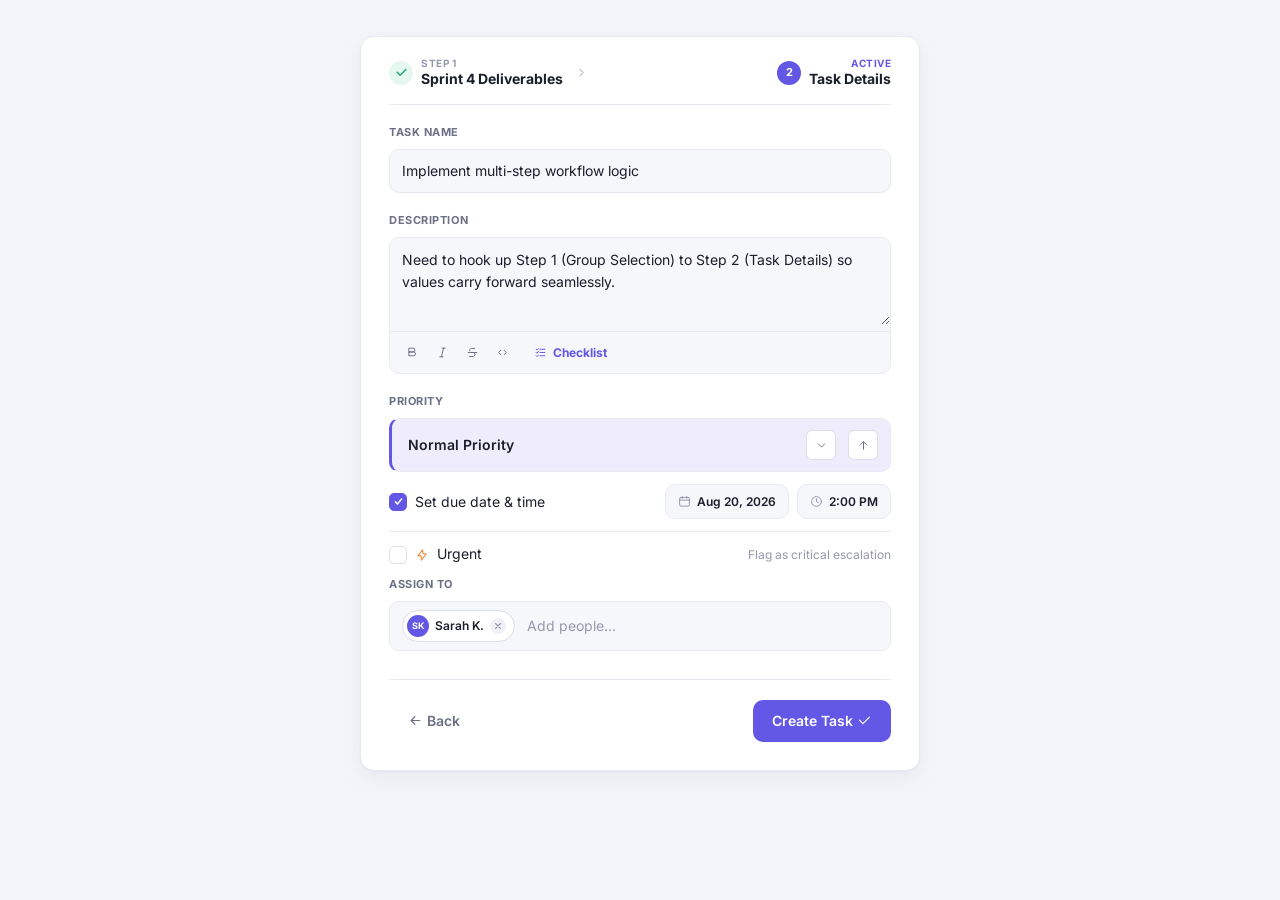
<file: src/main/resources/static/task-creation.html>
<!DOCTYPE html>
<html lang="en">
<head>
  <meta charset="UTF-8">
  <meta name="viewport" content="width=device-width, initial-scale=1.0">
  <title>Acme Flow — Create Task</title>
  <link rel="stylesheet" href="css/global.css">
  <link rel="stylesheet" href="css/task-creation.css">
</head>
<body class="task-creation-page">

  <main class="task-creation">
    <form class="task-form card" novalidate>

      <h1 class="visually-hidden">Create Task — Sprint 4 Deliverables</h1>

      <!-- ================= Step indicator ================= -->
      <ol class="stepper" aria-label="Task creation progress">
        <li class="stepper__step stepper__step--complete">
          <span class="stepper__icon" aria-hidden="true">
            <svg class="icon" viewBox="0 0 24 24"><path d="M20 6.5 9.5 17 4 11.5"/></svg>
          </span>
          <div class="stepper__text">
            <span class="stepper__label">Step 1</span>
            <span class="stepper__title">Sprint 4 Deliverables</span>
          </div>
        </li>
        <li class="stepper__separator" aria-hidden="true">
          <svg class="icon icon--sm" viewBox="0 0 24 24"><path d="m9 6 6 6-6 6"/></svg>
        </li>
        <li class="stepper__step stepper__step--active" aria-current="step">
          <span class="stepper__icon" aria-hidden="true">2</span>
          <div class="stepper__text">
            <span class="stepper__label">Active</span>
            <span class="stepper__title">Task Details</span>
          </div>
        </li>
      </ol>

      <!-- ================= Task name ================= -->
      <div class="form-group">
        <label for="task-name">Task Name</label>
        <input
          type="text"
          id="task-name"
          name="taskName"
          class="text-input"
          value="Implement multi-step workflow logic"
          required>
      </div>

      <!-- ================= Description ================= -->
      <div class="form-group">
        <label for="task-description">Description</label>
        <div class="rich-textarea">
          <textarea id="task-description" name="description" class="textarea-input" rows="3">Need to hook up Step 1 (Group Selection) to Step 2 (Task Details) so values carry forward seamlessly.</textarea>
          <div class="rich-textarea__toolbar">
            <button type="button" class="format-btn" data-format="bold" aria-label="Bold">
              <svg class="icon icon--sm" viewBox="0 0 24 24"><path d="M6 4h7a3.5 3.5 0 0 1 0 7H6zM6 11h8a3.5 3.5 0 0 1 0 7H6z"/></svg>
            </button>
            <button type="button" class="format-btn" data-format="italic" aria-label="Italic">
              <svg class="icon icon--sm" viewBox="0 0 24 24"><path d="M11 4h6M7 20h6M14 4 10 20"/></svg>
            </button>
            <button type="button" class="format-btn" data-format="strikethrough" aria-label="Strikethrough">
              <svg class="icon icon--sm" viewBox="0 0 24 24"><path d="M16 4.5H9.8a3.2 3.2 0 0 0-2.9 4.6"/><path d="M14 12a4 4 0 0 1 0 7.5H6"/><path d="M4 12h16"/></svg>
            </button>
            <button type="button" class="format-btn" data-format="code" aria-label="Code">
              <svg class="icon icon--sm" viewBox="0 0 24 24"><path d="m9 8-4 4 4 4M15 8l4 4-4 4"/></svg>
            </button>
            <button type="button" class="checklist-toggle" id="checklist-toggle" aria-expanded="false" aria-controls="checklist-items">
              <svg class="icon icon--sm" viewBox="0 0 24 24"><path d="m4 6 1.5 1.5L8 5M4 12l1.5 1.5L8 10M4 18l1.5 1.5L8 17"/><path d="M11 6h9M11 12h9M11 18h9"/></svg>
              Checklist
            </button>
          </div>
        </div>

        <ul class="checklist" id="checklist-items" hidden>
          <!-- Checklist items are added here by js/task-creation.js -->
        </ul>
      </div>

      <!-- ================= Priority ================= -->
      <div class="form-group">
        <span class="form-label" id="priority-label">Priority</span>
        <div class="priority-select" role="group" aria-labelledby="priority-label">
          <span class="priority-select__value">Normal Priority</span>
          <button type="button" class="priority-select__btn" id="priority-menu-btn" aria-label="Choose priority level" aria-haspopup="listbox">
            <svg class="icon icon--sm" viewBox="0 0 24 24"><path d="m6 9 6 6 6-6"/></svg>
          </button>
          <button type="button" class="priority-select__btn" aria-label="Escalate priority">
            <svg class="icon icon--sm" viewBox="0 0 24 24"><path d="M12 19V5M6 11l6-6 6 6"/></svg>
          </button>
        </div>
      </div>

      <!-- ================= Due date & time ================= -->
      <div class="form-row">
        <label class="checkbox-field">
          <input type="checkbox" id="due-date-toggle" name="dueDateEnabled" checked>
          <span class="checkbox-visual" aria-hidden="true"></span>
          Set due date &amp; time
        </label>
        <div class="datetime-controls">
          <button type="button" class="picker-btn" id="due-date-btn">
            <svg class="icon icon--sm" viewBox="0 0 24 24"><rect x="3" y="4.5" width="18" height="16" rx="2.5"/><path d="M3 9.5h18M8 3v3M16 3v3"/></svg>
            Aug 20, 2026
          </button>
          <button type="button" class="picker-btn" id="due-time-btn">
            <svg class="icon icon--sm" viewBox="0 0 24 24"><circle cx="12" cy="12" r="9"/><path d="M12 7v5l3.5 2"/></svg>
            2:00 PM
          </button>
        </div>
      </div>

      <!-- ================= Urgent ================= -->
      <div class="form-row">
        <label class="checkbox-field">
          <input type="checkbox" id="urgent-toggle" name="urgent">
          <span class="checkbox-visual" aria-hidden="true"></span>
          <svg class="icon" viewBox="0 0 24 24" aria-hidden="true"><path d="M13 3 5 13.5h5.5L11 21l8-11h-5.5z"/></svg>
          Urgent
        </label>
        <span class="field-hint">Flag as critical escalation</span>
      </div>

      <!-- ================= Assignees ================= -->
      <div class="form-group">
        <label for="assignee-input">Assign To</label>
        <div class="assignee-field" id="assignee-field">
          <span class="assignee-chip" data-assignee-id="sarah-k">
            <span class="avatar avatar--xs" aria-hidden="true">SK</span>
            Sarah K.
            <button type="button" class="assignee-chip__remove" aria-label="Remove Sarah K. as assignee">
              <svg class="icon" viewBox="0 0 24 24" style="width:10px;height:10px;stroke-width:2.6;"><path d="M6 6l12 12M18 6 6 18"/></svg>
            </button>
          </span>
          <input type="text" id="assignee-input" class="assignee-field__input" placeholder="Add people...">
        </div>
      </div>

      <!-- ================= Actions ================= -->
      <div class="form-actions">
        <button type="button" class="btn btn--ghost" id="back-btn">
          <svg class="icon" viewBox="0 0 24 24"><path d="M19 12H5M11 6l-6 6 6 6"/></svg>
          Back
        </button>
        <button type="submit" class="btn btn--primary">
          Create Task
          <svg class="icon" viewBox="0 0 24 24"><path d="M20 6.5 9.5 17 4 11.5"/></svg>
        </button>
      </div>

    </form>
  </main>

  <script src="js/task-creation.js"></script>
</body>
</html>
</file>
<file: src/main/resources/static/css/global.css>
/* ==========================================================================
   Acme Flow — Global Design System
   Design tokens, resets, base typography, and shared component styles
   used across every page of the application.
   ========================================================================== */

@import url('https://fonts.googleapis.com/css2?family=Inter:wght@400;500;600;700;800&display=swap');

:root {
  /* ----- Color: neutrals & surfaces ----- */
  --color-background: #F4F5FA;
  --color-surface: #FFFFFF;
  --color-surface-alt: #F6F7FB;
  --color-surface-sunken: #F0F1F7;
  --color-border: #E9EAF2;
  --color-border-strong: #DCDEEA;

  /* ----- Color: text ----- */
  --color-text: #1B1E2B;
  --color-text-secondary: #6C7086;
  --color-muted: #9698AB;
  --color-on-primary: #FFFFFF;

  /* ----- Color: brand / primary ----- */
  --color-primary: #6357E5;
  --color-primary-hover: #564AD1;
  --color-primary-active: #4A3FBD;
  --color-primary-tint: #EFEDFC;
  --color-primary-tint-strong: #E3E0FA;

  /* ----- Color: semantic status ----- */
  --color-danger: #E14C63;
  --color-danger-tint: #FCE9EC;
  --color-warning: #EC8D3C;
  --color-warning-tint: #FDEFE2;
  --color-info: #3F8CE0;
  --color-info-tint: #E8F1FC;
  --color-success: #1FA971;
  --color-success-tint: #E5F7EE;

  /* ----- Typography ----- */
  --font-base: 'Inter', -apple-system, BlinkMacSystemFont, 'Segoe UI', Roboto, Helvetica, Arial, sans-serif;
  --font-size-xs: 0.6875rem;   /* 11px */
  --font-size-sm: 0.75rem;     /* 12px */
  --font-size-base: 0.875rem;  /* 14px */
  --font-size-md: 0.9375rem;   /* 15px */
  --font-size-lg: 1.0625rem;   /* 17px */
  --font-size-xl: 1.25rem;     /* 20px */
  --letter-spacing-label: 0.05em;

  /* ----- Radius ----- */
  --radius-sm: 6px;
  --radius-md: 10px;
  --radius-lg: 14px;
  --radius-xl: 18px;
  --radius-full: 999px;

  /* ----- Shadow ----- */
  --shadow-sm: 0 1px 2px rgba(20, 21, 46, 0.04);
  --shadow-card: 0 1px 2px rgba(20, 21, 46, 0.04), 0 8px 24px rgba(20, 21, 46, 0.05);
  --shadow-raised: 0 4px 14px rgba(20, 21, 46, 0.09);
  --shadow-focus: 0 0 0 3px rgba(99, 87, 229, 0.28);

  /* ----- Spacing scale ----- */
  --space-2xs: 4px;
  --space-xs: 8px;
  --space-sm: 12px;
  --space-md: 16px;
  --space-lg: 20px;
  --space-xl: 28px;
  --space-2xl: 36px;

  /* ----- Motion ----- */
  --transition-fast: 120ms ease;
  --transition-base: 180ms ease;
}

/* ==========================================================================
   Reset
   ========================================================================== */

*,
*::before,
*::after {
  box-sizing: border-box;
}

html,
body {
  height: 100%;
}

body {
  margin: 0;
  background: var(--color-background);
  color: var(--color-text);
  font-family: var(--font-base);
  font-size: var(--font-size-base);
  line-height: 1.45;
  -webkit-font-smoothing: antialiased;
  text-rendering: optimizeLegibility;
}

h1, h2, h3, h4, h5, h6 {
  margin: 0;
  font-weight: 600;
  line-height: 1.25;
}

p {
  margin: 0;
}

ul, ol {
  margin: 0;
  padding: 0;
  list-style: none;
}

button {
  font-family: inherit;
  color: inherit;
  cursor: pointer;
}

input,
textarea,
select,
button {
  font: inherit;
}

a {
  color: inherit;
}

svg {
  display: block;
  flex-shrink: 0;
}

img {
  max-width: 100%;
  display: block;
}

/* Visible focus states everywhere, mouse users get a quieter ring */
:focus-visible {
  outline: 2px solid var(--color-primary);
  outline-offset: 2px;
  border-radius: var(--radius-sm);
}

.visually-hidden {
  position: absolute;
  width: 1px;
  height: 1px;
  margin: -1px;
  padding: 0;
  overflow: hidden;
  clip: rect(0, 0, 0, 0);
  white-space: nowrap;
  border: 0;
}

/* ==========================================================================
   Layout primitives
   ========================================================================== */

.icon {
  width: 16px;
  height: 16px;
  stroke: currentColor;
  fill: none;
  stroke-width: 1.8;
  stroke-linecap: round;
  stroke-linejoin: round;
}

.icon--sm { width: 13px; height: 13px; }
.icon--lg { width: 20px; height: 20px; }

/* ==========================================================================
   Card — the base surface used for every panel in the app
   ========================================================================== */

.card {
  background: var(--color-surface);
  border: 1px solid var(--color-border);
  border-radius: var(--radius-lg);
  box-shadow: var(--shadow-card);
}

.card__header {
  display: flex;
  align-items: center;
  gap: var(--space-xs);
  padding: var(--space-md) var(--space-lg);
  border-bottom: 1px solid var(--color-border);
}

.card__header h2 {
  display: flex;
  align-items: center;
  gap: var(--space-xs);
  font-size: var(--font-size-md);
  font-weight: 700;
  color: var(--color-text);
}

.card__header .icon {
  color: var(--color-text-secondary);
}

.card__meta {
  margin-left: auto;
  font-size: var(--font-size-sm);
  color: var(--color-muted);
  white-space: nowrap;
}

.card__meta--accent {
  color: var(--color-primary);
  font-weight: 700;
  letter-spacing: var(--letter-spacing-label);
}

/* ==========================================================================
   Buttons
   ========================================================================== */

.btn {
  display: inline-flex;
  align-items: center;
  justify-content: center;
  gap: var(--space-2xs);
  padding: 10px 18px;
  border: 1px solid transparent;
  border-radius: var(--radius-md);
  font-size: var(--font-size-base);
  font-weight: 600;
  white-space: nowrap;
  transition: background var(--transition-fast), border-color var(--transition-fast), color var(--transition-fast), box-shadow var(--transition-fast);
}

.btn .icon {
  width: 15px;
  height: 15px;
}

.btn--primary {
  background: var(--color-primary);
  color: var(--color-on-primary);
  box-shadow: var(--shadow-sm);
}

.btn--primary:hover {
  background: var(--color-primary-hover);
}

.btn--primary:active {
  background: var(--color-primary-active);
}

.btn--ghost {
  background: transparent;
  color: var(--color-text-secondary);
  border-color: transparent;
}

.btn--ghost:hover {
  background: var(--color-surface-sunken);
  color: var(--color-text);
}

.btn--secondary {
  background: var(--color-surface);
  color: var(--color-text);
  border-color: var(--color-border-strong);
}

.btn--secondary:hover {
  background: var(--color-surface-alt);
}

/* Small icon-only circular buttons, e.g. header notification triggers */
.icon-button {
  position: relative;
  display: inline-flex;
  align-items: center;
  justify-content: center;
  width: 40px;
  height: 40px;
  border-radius: var(--radius-full);
  border: none;
  background: var(--color-surface-sunken);
  color: var(--color-text-secondary);
  transition: transform var(--transition-fast), background var(--transition-fast);
}

.icon-button:hover {
  transform: translateY(-1px);
}

.icon-button--danger { background: var(--color-danger-tint); color: var(--color-danger); }
.icon-button--warning { background: var(--color-warning-tint); color: var(--color-warning); }
.icon-button--info { background: var(--color-info-tint); color: var(--color-info); }

.icon-button__count {
  position: absolute;
  top: -3px;
  right: -3px;
  min-width: 18px;
  height: 18px;
  padding: 0 4px;
  display: inline-flex;
  align-items: center;
  justify-content: center;
  border-radius: var(--radius-full);
  border: 2px solid var(--color-surface);
  font-size: 10px;
  font-weight: 700;
  color: var(--color-on-primary);
}

.icon-button--danger .icon-button__count { background: var(--color-danger); }
.icon-button--warning .icon-button__count { background: var(--color-warning); }
.icon-button--info .icon-button__count { background: var(--color-info); }

/* Tiny ghost icon buttons used inline, e.g. "..." menu triggers */
.icon-button-ghost {
  display: inline-flex;
  align-items: center;
  justify-content: center;
  width: 28px;
  height: 28px;
  border: none;
  background: transparent;
  border-radius: var(--radius-sm);
  color: var(--color-muted);
  transition: background var(--transition-fast), color var(--transition-fast);
}

.icon-button-ghost:hover {
  background: var(--color-surface-sunken);
  color: var(--color-text-secondary);
}

/* ==========================================================================
   Badges & status pills
   ========================================================================== */

.badge {
  display: inline-flex;
  align-items: center;
  gap: 4px;
  padding: 3px 9px;
  border-radius: var(--radius-full);
  font-size: var(--font-size-xs);
  font-weight: 700;
  letter-spacing: var(--letter-spacing-label);
  white-space: nowrap;
}

.badge--today {
  background: var(--color-primary-tint-strong);
  color: var(--color-primary);
}

.badge--progress {
  background: var(--color-primary-tint);
  color: var(--color-primary);
  letter-spacing: 0;
  text-transform: none;
  font-weight: 600;
  
}

.badge--complete {
  background-color: hsl(245, 61%, 62%);
  color: #efedfc;
}

.badge--now {
  background: var(--color-danger);
  color: var(--color-on-primary);
  padding: 2px 7px;
}

.badge--priority-high {
  background: var(--color-danger-tint);
  color: var(--color-danger);
}

.badge--priority-medium {
  background: var(--color-warning-tint);
  color: var(--color-warning);
}

.badge--priority-low {
  background: var(--color-success-tint);
  color: var(--color-success);
}

/* ==========================================================================
   Checkbox — custom visual, real input kept for accessibility
   ========================================================================== */

.checkbox-field {
  display: inline-flex;
  align-items: center;
  gap: var(--space-xs);
  font-size: var(--font-size-base);
  color: var(--color-text);
  cursor: pointer;
  user-select: none;
}

.checkbox-field input[type="checkbox"] {
  position: absolute;
  opacity: 0;
  width: 18px;
  height: 18px;
  margin: 0;
  cursor: pointer;
}

.checkbox-visual {
  position: relative;
  width: 18px;
  height: 18px;
  flex-shrink: 0;
  border-radius: 5px;
  border: 1.5px solid var(--color-border-strong);
  background: var(--color-surface);
  transition: background var(--transition-fast), border-color var(--transition-fast);
}

.checkbox-visual::after {
  content: "";
  position: absolute;
  inset: 0;
  background: url("data:image/svg+xml,%3Csvg xmlns='http://www.w3.org/2000/svg' viewBox='0 0 16 16' fill='none' stroke='white' stroke-width='2.2' stroke-linecap='round' stroke-linejoin='round'%3E%3Cpolyline points='3.5 8.5 6.5 11.5 12.5 4.5'/%3E%3C/svg%3E") center / 11px no-repeat;
  opacity: 0;
  transform: scale(0.6);
  transition: opacity var(--transition-fast), transform var(--transition-fast);
}

.checkbox-field input[type="checkbox"]:checked + .checkbox-visual {
  background: var(--color-primary);
  border-color: var(--color-primary);
}

.checkbox-field input[type="checkbox"]:checked + .checkbox-visual::after {
  opacity: 1;
  transform: scale(1);
}

.checkbox-field input[type="checkbox"]:focus-visible + .checkbox-visual {
  box-shadow: var(--shadow-focus);
}

/* ==========================================================================
   Avatars
   ========================================================================== */

.avatar {
  display: inline-flex;
  align-items: center;
  justify-content: center;
  width: 26px;
  height: 26px;
  border-radius: var(--radius-full);
  font-size: 10px;
  font-weight: 700;
  color: var(--color-on-primary);
  background: var(--color-primary);
  overflow: hidden;
}

.avatar--xs {
  width: 22px;
  height: 22px;
  font-size: 9px;
}

/* ==========================================================================
   Form controls — shared by any page with inputs
   ========================================================================== */

.form-group {
  display: flex;
  flex-direction: column;
  gap: var(--space-xs);
}

.form-group + .form-group {
  margin-top: var(--space-lg);
}

.form-group > label,
.form-label {
  font-size: var(--font-size-xs);
  font-weight: 700;
  letter-spacing: var(--letter-spacing-label);
  text-transform: uppercase;
  color: var(--color-text-secondary);
}

.text-input,
.textarea-input {
  width: 100%;
  padding: 11px var(--space-sm);
  background: var(--color-surface-alt);
  border: 1px solid var(--color-border);
  border-radius: var(--radius-md);
  color: var(--color-text);
  font-size: var(--font-size-base);
  transition: border-color var(--transition-fast), background var(--transition-fast), box-shadow var(--transition-fast);
}

.text-input::placeholder,
.textarea-input::placeholder {
  color: var(--color-muted);
}

.text-input:focus,
.textarea-input:focus {
  outline: none;
  background: var(--color-surface);
  border-color: var(--color-primary);
  box-shadow: var(--shadow-focus);
}

.textarea-input {
  resize: vertical;
  min-height: 72px;
  line-height: 1.55;
}

/* ==========================================================================
   Dropdown trigger — small text + chevron control (e.g. "Group by Priority")
   ========================================================================== */

.dropdown-trigger {
  display: inline-flex;
  align-items: center;
  gap: 6px;
  padding: 6px 12px;
  background: var(--color-surface-alt);
  border: 1px solid var(--color-border);
  border-radius: var(--radius-md);
  font-size: var(--font-size-sm);
  font-weight: 600;
  color: var(--color-text-secondary);
  transition: background var(--transition-fast), border-color var(--transition-fast);
}

.dropdown-trigger:hover {
  background: var(--color-surface-sunken);
  border-color: var(--color-border-strong);
}

.dropdown-trigger .icon {
  color: var(--color-muted);
}

/* ==========================================================================
   Status dots — small colored bullet + count, used in Kanban stat rows
   ========================================================================== */

.stat-dot {
  display: inline-flex;
  align-items: center;
  gap: 5px;
  font-size: var(--font-size-sm);
  font-weight: 600;
  color: var(--color-text-secondary);
}

.stat-dot::before {
  content: "";
  width: 7px;
  height: 7px;
  border-radius: var(--radius-full);
  background: currentColor;
}

.stat-dot--high { color: var(--color-danger); }
.stat-dot--medium { color: var(--color-warning); }
.stat-dot--low { color: var(--color-success); }

.stat-dot span {
  color: var(--color-text-secondary);
  font-weight: 600;
}

/* ==========================================================================
   Utility
   ========================================================================== */

.text-muted { color: var(--color-muted); }
</file>
<file: src/main/resources/static/css/task-creation.css>
/* ==========================================================================
   Acme Flow — Task Creation
   ========================================================================== */

.task-creation-page {
  display: flex;
  align-items: flex-start;
  justify-content: center;
  padding: var(--space-2xl) var(--space-md);
}

.task-creation {
  width: 100%;
  max-width: 560px;
}

.task-form {
  padding: var(--space-lg) var(--space-xl) var(--space-xl);
}

/* ----- Stepper ----- */

.stepper {
  display: flex;
  align-items: center;
  gap: var(--space-sm);
  padding-bottom: var(--space-md);
  margin-bottom: var(--space-lg);
  border-bottom: 1px solid var(--color-border);
}

.stepper__step {
  display: flex;
  align-items: center;
  gap: var(--space-xs);
  min-width: 0;
}

.stepper__step:last-child {
  margin-left: auto;
  text-align: right;
}

.stepper__step:last-child .stepper__text {
  align-items: flex-end;
}

.stepper__icon {
  display: inline-flex;
  align-items: center;
  justify-content: center;
  width: 24px;
  height: 24px;
  flex-shrink: 0;
  border-radius: var(--radius-full);
  font-size: 11px;
  font-weight: 700;
}

.stepper__step--complete .stepper__icon {
  background: var(--color-success-tint);
  color: var(--color-success);
}

.stepper__step--complete .stepper__icon .icon {
  width: 13px;
  height: 13px;
  stroke-width: 2.6;
}

.stepper__step--active .stepper__icon {
  background: var(--color-primary);
  color: var(--color-on-primary);
}

.stepper__text {
  display: flex;
  flex-direction: column;
  line-height: 1.3;
  min-width: 0;
}

.stepper__label {
  font-size: 10px;
  font-weight: 700;
  letter-spacing: var(--letter-spacing-label);
  text-transform: uppercase;
  color: var(--color-muted);
}

.stepper__step--active .stepper__label {
  color: var(--color-primary);
}

.stepper__title {
  font-size: var(--font-size-base);
  font-weight: 700;
  color: var(--color-text);
  overflow: hidden;
  text-overflow: ellipsis;
  white-space: nowrap;
}

.stepper__separator {
  color: var(--color-muted);
  display: flex;
}

/* ----- Rich textarea (description + formatting toolbar) ----- */

.rich-textarea {
  border: 1px solid var(--color-border);
  border-radius: var(--radius-md);
  background: var(--color-surface-alt);
  overflow: hidden;
  transition: border-color var(--transition-fast), box-shadow var(--transition-fast);
}

.rich-textarea:focus-within {
  border-color: var(--color-primary);
  box-shadow: var(--shadow-focus);
  background: var(--color-surface);
}

.rich-textarea .textarea-input {
  border: none;
  background: transparent;
  border-radius: 0;
}

.rich-textarea .textarea-input:focus {
  box-shadow: none;
}

.rich-textarea__toolbar {
  display: flex;
  align-items: center;
  gap: 2px;
  padding: 6px 8px;
  border-top: 1px solid var(--color-border);
}

.format-btn {
  display: inline-flex;
  align-items: center;
  justify-content: center;
  width: 28px;
  height: 28px;
  border: none;
  background: transparent;
  border-radius: var(--radius-sm);
  color: var(--color-text-secondary);
  transition: background var(--transition-fast);
}

.format-btn:hover {
  background: var(--color-surface-sunken);
}

.checklist-toggle {
  display: inline-flex;
  align-items: center;
  gap: 6px;
  margin-left: 6px;
  padding: 6px 10px;
  border: none;
  background: transparent;
  border-radius: var(--radius-sm);
  color: var(--color-primary);
  font-size: var(--font-size-sm);
  font-weight: 700;
  transition: background var(--transition-fast);
}

.checklist-toggle:hover {
  background: var(--color-primary-tint);
}

/* ----- Checklist items (appears once "Checklist" is toggled on) ----- */

.checklist {
  display: flex;
  flex-direction: column;
  gap: var(--space-xs);
  margin-top: var(--space-sm);
}

.checklist[hidden] {
  display: none;
}

.checklist-item {
  display: flex;
  align-items: center;
  gap: var(--space-xs);
}

.checklist-item .text-input {
  padding: 8px var(--space-sm);
  font-size: var(--font-size-sm);
}

.checklist-item__remove {
  display: inline-flex;
  align-items: center;
  justify-content: center;
  width: 26px;
  height: 26px;
  flex-shrink: 0;
  border: none;
  background: transparent;
  color: var(--color-muted);
  border-radius: var(--radius-sm);
}

.checklist-item__remove:hover {
  background: var(--color-danger-tint);
  color: var(--color-danger);
}

.checklist-add {
  display: inline-flex;
  align-items: center;
  gap: 6px;
  align-self: flex-start;
  padding: 6px 4px;
  border: none;
  background: transparent;
  color: var(--color-primary);
  font-size: var(--font-size-sm);
  font-weight: 600;
}

.checklist-add:hover {
  text-decoration: underline;
}

/* ----- Priority select ----- */

.priority-select {
  display: flex;
  align-items: center;
  gap: var(--space-sm);
  padding: 11px var(--space-sm) 11px var(--space-md);
  background: var(--color-primary-tint);
  border: 1px solid var(--color-border);
  border-left: 3px solid var(--color-primary);
  border-radius: var(--radius-md);
}

.priority-select__value {
  flex: 1;
  font-size: var(--font-size-base);
  font-weight: 600;
  color: var(--color-text);
}

.priority-select__btn {
  display: inline-flex;
  align-items: center;
  justify-content: center;
  width: 30px;
  height: 30px;
  border: 1px solid var(--color-border-strong);
  background: var(--color-surface);
  border-radius: var(--radius-sm);
  color: var(--color-text-secondary);
  transition: background var(--transition-fast);
}

.priority-select__btn:hover {
  background: var(--color-surface-alt);
}

/* ----- Generic form row: checkbox on the left, controls/hint on the right ----- */

.form-row {
  display: flex;
  align-items: center;
  gap: var(--space-md);
  padding: var(--space-sm) 0;
}

.form-row + .form-row {
  border-top: 1px solid var(--color-border);
}

.form-row .checkbox-field {
  flex-shrink: 0;
}

.checkbox-field .icon {
  width: 14px;
  height: 14px;
  color: var(--color-warning);
}

.datetime-controls {
  display: flex;
  gap: var(--space-xs);
  margin-left: auto;
}

.picker-btn {
  display: inline-flex;
  align-items: center;
  gap: 6px;
  padding: 8px var(--space-sm);
  background: var(--color-surface-alt);
  border: 1px solid var(--color-border);
  border-radius: var(--radius-md);
  font-size: var(--font-size-sm);
  font-weight: 600;
  color: var(--color-text);
  transition: background var(--transition-fast);
}

.picker-btn:hover {
  background: var(--color-surface-sunken);
}

.picker-btn .icon {
  color: var(--color-muted);
}

.field-hint {
  margin-left: auto;
  font-size: var(--font-size-sm);
  color: var(--color-muted);
}

/* ----- Assignee field ----- */

.assignee-field {
  display: flex;
  flex-wrap: wrap;
  align-items: center;
  gap: 8px;
  padding: 8px var(--space-sm);
  background: var(--color-surface-alt);
  border: 1px solid var(--color-border);
  border-radius: var(--radius-md);
  transition: border-color var(--transition-fast), box-shadow var(--transition-fast);
}

.assignee-field:focus-within {
  border-color: var(--color-primary);
  box-shadow: var(--shadow-focus);
  background: var(--color-surface);
}

.assignee-chip {
  display: inline-flex;
  align-items: center;
  gap: 6px;
  padding: 4px 8px 4px 4px;
  background: var(--color-surface);
  border: 1px solid var(--color-border-strong);
  border-radius: var(--radius-full);
  font-size: var(--font-size-sm);
  font-weight: 600;
}

.assignee-chip__remove {
  display: inline-flex;
  align-items: center;
  justify-content: center;
  width: 16px;
  height: 16px;
  border: none;
  background: var(--color-surface-sunken);
  border-radius: var(--radius-full);
  color: var(--color-muted);
  font-size: 11px;
  line-height: 1;
}

.assignee-chip__remove:hover {
  background: var(--color-danger-tint);
  color: var(--color-danger);
}

.assignee-field__input {
  flex: 1;
  min-width: 100px;
  border: none;
  background: transparent;
  padding: 4px;
  font-size: var(--font-size-base);
  color: var(--color-text);
}

.assignee-field__input:focus {
  outline: none;
}

.assignee-field__input::placeholder {
  color: var(--color-muted);
}

/* ----- Form actions ----- */

.form-actions {
  display: flex;
  align-items: center;
  justify-content: space-between;
  gap: var(--space-md);
  margin-top: var(--space-xl);
  padding-top: var(--space-lg);
  border-top: 1px solid var(--color-border);
}

.form-actions .btn--ghost .icon {
  width: 15px;
  height: 15px;
}

/* ==========================================================================
   Responsive
   ========================================================================== */

@media (max-width: 480px) {
  .task-form {
    padding: var(--space-md) var(--space-md) var(--space-lg);
  }

  .form-row {
    flex-wrap: wrap;
  }

  .datetime-controls {
    margin-left: 26px;
    width: 100%;
  }

  .field-hint {
    margin-left: 26px;
  }
}
</file>
